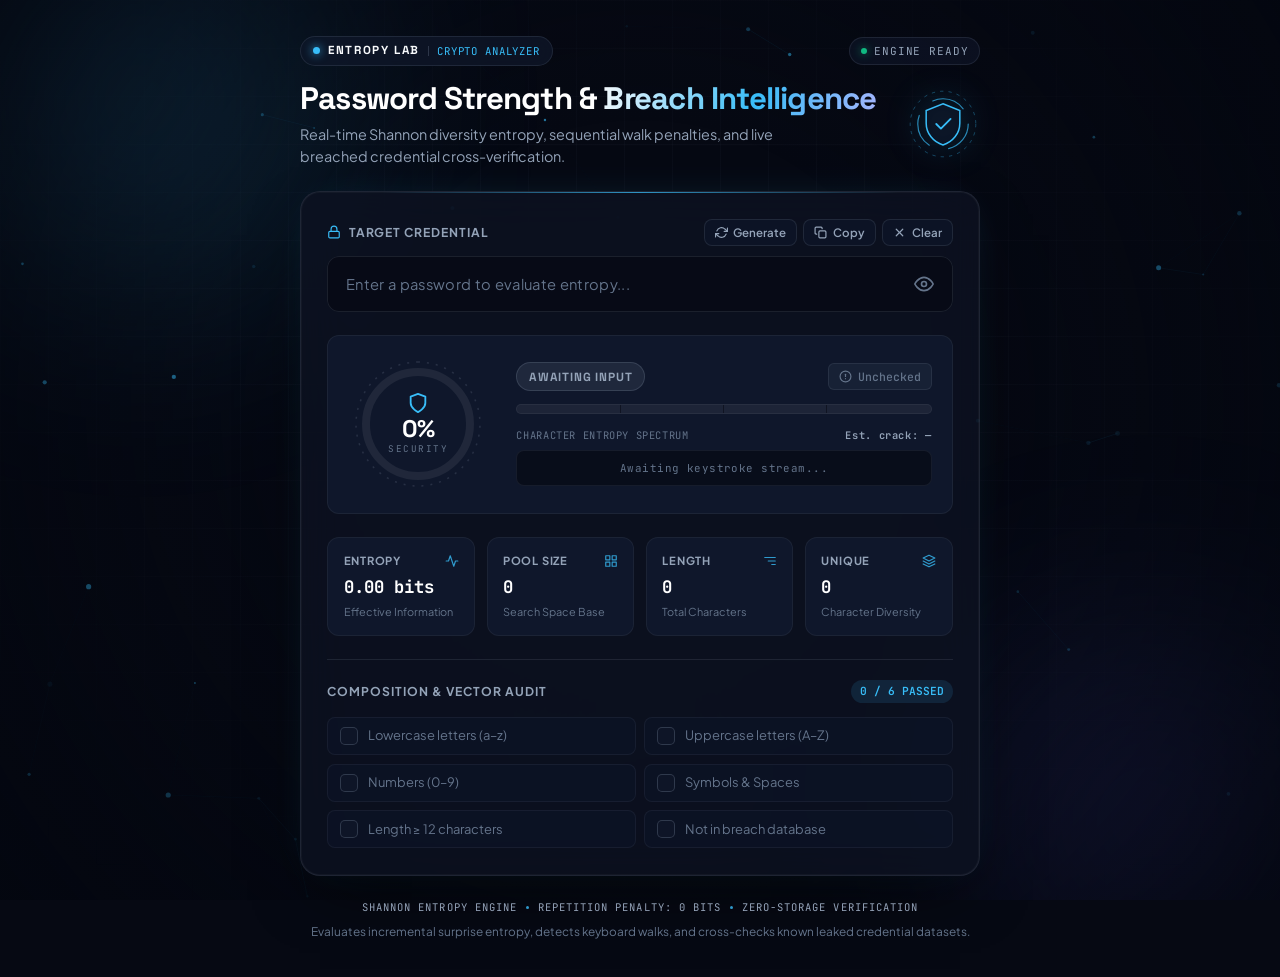
<file: index.html>
<!DOCTYPE html>
<html lang="en">
<head>
  <meta charset="UTF-8" />
  <meta name="viewport" content="width=device-width, initial-scale=1.0" />
  <title>Entropy Lab — Password Security &amp; Breach Analyzer</title>
  <link rel="stylesheet" href="style.css" />
  <link rel="preconnect" href="https://fonts.googleapis.com" />
  <link rel="preconnect" href="https://fonts.gstatic.com" crossorigin />
  <link href="https://fonts.googleapis.com/css2?family=JetBrains+Mono:wght@400;500;600;700&family=Space+Grotesk:wght@500;600;700&family=Plus+Jakarta+Sans:wght@400;500;600;700&display=swap" rel="stylesheet" />
</head>
<body class="is-loading" data-state="neutral">
  <!-- Preloader / Intro Sequence -->
  <div id="preloader" class="preloader" aria-label="Initializing security analyzer">
    <div class="preloader-grid"></div>
    <div class="preloader-core">
      <div class="preloader-emblem">
        <svg class="preloader-svg" viewBox="0 0 180 180" fill="none" xmlns="http://www.w3.org/2000/svg" aria-hidden="true">
          <defs>
            <linearGradient id="preGrad" x1="0%" y1="0%" x2="100%" y2="100%">
              <stop offset="0%" stop-color="#38bdf8" />
              <stop offset="50%" stop-color="#6366f1" />
              <stop offset="100%" stop-color="#10b981" />
            </linearGradient>
          </defs>
          <!-- Outer dashed orbital ring -->
          <circle class="pre-ring-outer" cx="90" cy="90" r="80" stroke="url(#preGrad)" stroke-width="1.25" stroke-dasharray="6 8" opacity="0.55" />
          <!-- Mid rotating arc -->
          <circle class="pre-ring-mid" cx="90" cy="90" r="64" stroke="#38bdf8" stroke-width="1.75" stroke-dasharray="85 45 25 45" stroke-linecap="round" opacity="0.85" />
          <!-- Inner counter-rotating ring -->
          <circle class="pre-ring-inner" cx="90" cy="90" r="48" stroke="#818cf8" stroke-width="1" stroke-dasharray="12 10" opacity="0.7" />
          <!-- Hexagonal Shield -->
          <polygon class="pre-hex" points="90,46 128,68 128,112 90,134 52,112 52,68" stroke="url(#preGrad)" stroke-width="2" fill="rgba(15, 23, 42, 0.72)" />
          <!-- Inner Lock Glyph -->
          <rect x="78" y="86" width="24" height="19" rx="4" stroke="#e2e8f0" stroke-width="2" fill="rgba(56, 189, 248, 0.12)" />
          <path d="M83 86V79C83 75.134 86.134 72 90 72C93.866 72 97 75.134 97 79V86" stroke="#e2e8f0" stroke-width="2" stroke-linecap="round" />
          <circle cx="90" cy="95" r="2.2" fill="#38bdf8" />
        </svg>
        <div class="preloader-scanline"></div>
      </div>

      <div class="preloader-meta">
        <div class="preloader-brand">ENTROPY LAB <span class="preloader-ver">v2.4</span></div>
        <div id="preloader-status" class="preloader-status">INITIALIZING CRYPTO ENGINE</div>
        <div class="preloader-bar-wrap">
          <div id="preloader-bar" class="preloader-bar"></div>
        </div>
        <div class="preloader-telemetry">
          <span id="preloader-hex" class="preloader-hex">0x4A9F :: 0xC21E</span>
          <span id="preloader-percent" class="preloader-percent">00%</span>
        </div>
      </div>
    </div>
  </div>

  <!-- Dynamic Atmospheric Background -->
  <div class="bg-stage" aria-hidden="true">
    <canvas id="bg-canvas"></canvas>
    <div class="bg-grid"></div>
    <div class="bg-orb orb-1"></div>
    <div class="bg-orb orb-2"></div>
    <div class="bg-vignette"></div>
  </div>

  <!-- Main Application Shell -->
  <main class="app-shell">
    <header class="app-header reveal-item" style="--delay: 0.05s">
      <div class="header-top">
        <div class="brand-pill">
          <span class="brand-pulse"></span>
          <span class="brand-title">ENTROPY LAB</span>
          <span class="brand-sep"></span>
          <span class="brand-tag">CRYPTO ANALYZER</span>
        </div>
        <div class="live-indicator" id="engine-status">
          <span class="live-dot"></span>
          <span class="live-text">ENGINE READY</span>
        </div>
      </div>

      <div class="hero-row">
        <div class="hero-copy">
          <h1>Password Strength &amp; <span class="gradient-text">Breach Intelligence</span></h1>
          <p class="subtitle">Real-time Shannon diversity entropy, sequential walk penalties, and live breached credential cross-verification.</p>
        </div>
        <div class="hero-emblem" aria-hidden="true">
          <svg viewBox="0 0 88 88" fill="none" xmlns="http://www.w3.org/2000/svg">
            <circle class="hero-orbit-1" cx="44" cy="44" r="39" stroke="currentColor" stroke-width="1" stroke-dasharray="4 6" opacity="0.4" />
            <circle class="hero-orbit-2" cx="44" cy="44" r="30" stroke="currentColor" stroke-width="1.4" stroke-dasharray="40 24" stroke-linecap="round" opacity="0.7" />
            <path d="M44 20L64 28V43C64 55.2 55.5 65.5 44 69C32.5 65.5 24 55.2 24 43V28L44 20Z" stroke="currentColor" stroke-width="1.8" fill="rgba(15,23,42,0.55)" />
            <path class="hero-core-line" d="M36 44L41.5 49.5L53 38" stroke="currentColor" stroke-width="2.2" stroke-linecap="round" stroke-linejoin="round" />
          </svg>
        </div>
      </div>
    </header>

    <section class="card glass-card reveal-item" id="main-card" style="--delay: 0.14s">
      <div class="card-spotlight" aria-hidden="true"></div>

      <!-- Input Section -->
      <div class="input-group">
        <div class="input-label-row">
          <label for="password-input">
            <svg class="inline-svg" width="14" height="14" viewBox="0 0 24 24" fill="none" stroke="currentColor" stroke-width="2" stroke-linecap="round" stroke-linejoin="round" aria-hidden="true">
              <rect x="3" y="11" width="18" height="11" rx="2" ry="2"></rect>
              <path d="M7 11V7a5 5 0 0 1 10 0v4"></path>
            </svg>
            <span>Target Credential</span>
          </label>
          <div class="input-actions">
            <button type="button" id="generate-btn" class="ghost-action-btn" title="Generate high-entropy password">
              <svg width="13" height="13" viewBox="0 0 24 24" fill="none" stroke="currentColor" stroke-width="2.2" stroke-linecap="round" stroke-linejoin="round" aria-hidden="true">
                <polyline points="23 4 23 10 17 10"></polyline>
                <polyline points="1 20 1 14 7 14"></polyline>
                <path d="M3.51 9a9 9 0 0 1 14.85-3.36L23 10M1 14l4.64 4.36A9 9 0 0 0 20.49 15"></path>
              </svg>
              <span>Generate</span>
            </button>
            <button type="button" id="copy-btn" class="ghost-action-btn" title="Copy password">
              <svg width="13" height="13" viewBox="0 0 24 24" fill="none" stroke="currentColor" stroke-width="2.2" stroke-linecap="round" stroke-linejoin="round" aria-hidden="true">
                <rect x="9" y="9" width="13" height="13" rx="2" ry="2"></rect>
                <path d="M5 15H4a2 2 0 0 1-2-2V4a2 2 0 0 1 2-2h9a2 2 0 0 1 2 2v1"></path>
              </svg>
              <span id="copy-label">Copy</span>
            </button>
            <button type="button" id="clear-btn" class="ghost-action-btn" title="Clear input">
              <svg width="13" height="13" viewBox="0 0 24 24" fill="none" stroke="currentColor" stroke-width="2.2" stroke-linecap="round" stroke-linejoin="round" aria-hidden="true">
                <line x1="18" y1="6" x2="6" y2="18"></line>
                <line x1="6" y1="6" x2="18" y2="18"></line>
              </svg>
              <span>Clear</span>
            </button>
          </div>
        </div>

        <div class="input-wrapper" id="input-wrapper">
          <div class="input-scan-beam" id="input-scan-beam" aria-hidden="true"></div>
          <input
            type="password"
            id="password-input"
            placeholder="Enter a password to evaluate entropy..."
            autocomplete="off"
            spellcheck="false"
          />
          <button type="button" id="toggle-visibility" class="icon-btn" aria-label="Toggle password visibility" title="Show/Hide">
            <svg id="eye-icon" width="20" height="20" viewBox="0 0 24 24" fill="none" stroke="currentColor" stroke-width="2" stroke-linecap="round" stroke-linejoin="round">
              <path d="M1 12s4-8 11-8 11 8 11 8-4 8-11 8-11-8-11-8z"></path>
              <circle cx="12" cy="12" r="3"></circle>
            </svg>
          </button>
        </div>
      </div>

      <!-- Visual Security Telemetry Dashboard (Radial Gauge + Linear Meter + Waveform) -->
      <div class="telemetry-panel">
        <!-- Radial Entropy Gauge -->
        <div class="radial-gauge-box">
          <svg class="radial-svg" viewBox="0 0 140 140" aria-hidden="true">
            <defs>
              <filter id="ringGlow" x="-30%" y="-30%" width="160%" height="160%">
                <feGaussianBlur stdDeviation="3.5" result="blur" />
                <feMerge>
                  <feMergeNode in="blur" />
                  <feMergeNode in="SourceGraphic" />
                </feMerge>
              </filter>
            </defs>
            <!-- Outer decorative ticks -->
            <circle class="gauge-ticks" cx="70" cy="70" r="62" stroke="rgba(148,163,184,0.18)" stroke-width="1.5" stroke-dasharray="2 7" fill="none" />
            <!-- Track -->
            <circle class="gauge-track" cx="70" cy="70" r="52" stroke="rgba(255,255,255,0.07)" stroke-width="8" fill="none" />
            <!-- Active Progress Arc -->
            <circle
              id="gauge-progress"
              class="gauge-progress"
              cx="70"
              cy="70"
              r="52"
              stroke="var(--state-color)"
              stroke-width="8"
              stroke-linecap="round"
              fill="none"
              stroke-dasharray="326.73"
              stroke-dashoffset="326.73"
              filter="url(#ringGlow)"
            />
          </svg>
          <div class="radial-center">
            <svg id="shield-state-icon" class="shield-state-icon" width="22" height="22" viewBox="0 0 24 24" fill="none" stroke="currentColor" stroke-width="2" stroke-linecap="round" stroke-linejoin="round" aria-hidden="true">
              <path d="M12 22s8-4 8-10V5l-8-3-8 3v7c0 6 8 10 8 10z"></path>
            </svg>
            <span id="score-text" class="score-display">0%</span>
            <span class="score-caption">SECURITY</span>
          </div>
        </div>

        <!-- Right-side Meter + Status + Crack Estimate -->
        <div class="meter-container">
          <div class="status-row">
            <span id="level-badge" class="badge neutral">Awaiting Input</span>
            <span id="breach-status" class="breach-badge clean">
              <svg class="breach-svg" width="13" height="13" viewBox="0 0 24 24" fill="none" stroke="currentColor" stroke-width="2.2" stroke-linecap="round" stroke-linejoin="round" aria-hidden="true">
                <circle cx="12" cy="12" r="10"></circle>
                <line x1="12" y1="8" x2="12" y2="12"></line>
                <line x1="12" y1="16" x2="12.01" y2="16"></line>
              </svg>
              <span id="breach-text">Unchecked</span>
            </span>
          </div>

          <div class="meter-track">
            <div id="meter-fill" class="meter-fill">
              <div class="meter-shimmer"></div>
            </div>
            <div class="meter-segments" aria-hidden="true">
              <span></span><span></span><span></span><span></span>
            </div>
          </div>

          <!-- Per-character Entropy Spectrum Visualizer -->
          <div class="spectrum-box">
            <div class="spectrum-header">
              <span class="spectrum-title">CHARACTER ENTROPY SPECTRUM</span>
              <span id="crack-time" class="crack-time">Est. crack: —</span>
            </div>
            <div id="entropy-visualizer" class="entropy-visualizer" aria-label="Per-character entropy distribution">
              <div class="visualizer-empty">Awaiting keystroke stream...</div>
            </div>
          </div>
        </div>
      </div>

      <!-- Metrics Grid -->
      <div class="metrics-grid reveal-item" style="--delay: 0.22s">
        <div class="metric-card">
          <div class="metric-head">
            <span class="metric-label">Entropy</span>
            <svg width="14" height="14" viewBox="0 0 24 24" fill="none" stroke="currentColor" stroke-width="2" stroke-linecap="round" stroke-linejoin="round" aria-hidden="true">
              <polyline points="22 12 18 12 15 21 9 3 6 12 2 12"></polyline>
            </svg>
          </div>
          <span id="metric-entropy" class="metric-value">0.00 bits</span>
          <span class="metric-sub">Effective Information</span>
        </div>

        <div class="metric-card">
          <div class="metric-head">
            <span class="metric-label">Pool Size</span>
            <svg width="14" height="14" viewBox="0 0 24 24" fill="none" stroke="currentColor" stroke-width="2" stroke-linecap="round" stroke-linejoin="round" aria-hidden="true">
              <rect x="3" y="3" width="7" height="7"></rect>
              <rect x="14" y="3" width="7" height="7"></rect>
              <rect x="14" y="14" width="7" height="7"></rect>
              <rect x="3" y="14" width="7" height="7"></rect>
            </svg>
          </div>
          <span id="metric-pool" class="metric-value">0</span>
          <span class="metric-sub">Search Space Base</span>
        </div>

        <div class="metric-card">
          <div class="metric-head">
            <span class="metric-label">Length</span>
            <svg width="14" height="14" viewBox="0 0 24 24" fill="none" stroke="currentColor" stroke-width="2" stroke-linecap="round" stroke-linejoin="round" aria-hidden="true">
              <path d="M21 6H3"></path>
              <path d="M21 12H9"></path>
              <path d="M21 18H15"></path>
            </svg>
          </div>
          <span id="metric-length" class="metric-value">0</span>
          <span class="metric-sub">Total Characters</span>
        </div>

        <div class="metric-card">
          <div class="metric-head">
            <span class="metric-label">Unique</span>
            <svg width="14" height="14" viewBox="0 0 24 24" fill="none" stroke="currentColor" stroke-width="2" stroke-linecap="round" stroke-linejoin="round" aria-hidden="true">
              <polygon points="12 2 2 7 12 12 22 7 12 2"></polygon>
              <polyline points="2 17 12 22 22 17"></polyline>
              <polyline points="2 12 12 17 22 12"></polyline>
            </svg>
          </div>
          <span id="metric-unique" class="metric-value">0</span>
          <span class="metric-sub">Character Diversity</span>
        </div>
      </div>

      <!-- Composition Analysis -->
      <div class="criteria-card reveal-item" style="--delay: 0.30s">
        <div class="criteria-header">
          <h2 class="criteria-title">Composition &amp; Vector Audit</h2>
          <span id="criteria-counter" class="criteria-counter">0 / 6 PASSED</span>
        </div>
        <div class="criteria-list">
          <div id="crit-lower" class="crit-item">
            <span class="crit-icon-box" aria-hidden="true">
              <svg class="crit-check" viewBox="0 0 16 16" fill="none"><path d="M3.5 8.5L6.5 11.5L12.5 4.5" stroke="currentColor" stroke-width="2" stroke-linecap="round" stroke-linejoin="round"/></svg>
            </span>
            <span>Lowercase letters (a–z)</span>
          </div>
          <div id="crit-upper" class="crit-item">
            <span class="crit-icon-box" aria-hidden="true">
              <svg class="crit-check" viewBox="0 0 16 16" fill="none"><path d="M3.5 8.5L6.5 11.5L12.5 4.5" stroke="currentColor" stroke-width="2" stroke-linecap="round" stroke-linejoin="round"/></svg>
            </span>
            <span>Uppercase letters (A–Z)</span>
          </div>
          <div id="crit-digit" class="crit-item">
            <span class="crit-icon-box" aria-hidden="true">
              <svg class="crit-check" viewBox="0 0 16 16" fill="none"><path d="M3.5 8.5L6.5 11.5L12.5 4.5" stroke="currentColor" stroke-width="2" stroke-linecap="round" stroke-linejoin="round"/></svg>
            </span>
            <span>Numbers (0–9)</span>
          </div>
          <div id="crit-symbol" class="crit-item">
            <span class="crit-icon-box" aria-hidden="true">
              <svg class="crit-check" viewBox="0 0 16 16" fill="none"><path d="M3.5 8.5L6.5 11.5L12.5 4.5" stroke="currentColor" stroke-width="2" stroke-linecap="round" stroke-linejoin="round"/></svg>
            </span>
            <span>Symbols &amp; Spaces</span>
          </div>
          <div id="crit-length" class="crit-item">
            <span class="crit-icon-box" aria-hidden="true">
              <svg class="crit-check" viewBox="0 0 16 16" fill="none"><path d="M3.5 8.5L6.5 11.5L12.5 4.5" stroke="currentColor" stroke-width="2" stroke-linecap="round" stroke-linejoin="round"/></svg>
            </span>
            <span>Length &ge; 12 characters</span>
          </div>
          <div id="crit-leak" class="crit-item">
            <span class="crit-icon-box" aria-hidden="true">
              <svg class="crit-check" viewBox="0 0 16 16" fill="none"><path d="M3.5 8.5L6.5 11.5L12.5 4.5" stroke="currentColor" stroke-width="2" stroke-linecap="round" stroke-linejoin="round"/></svg>
              <svg class="crit-cross" viewBox="0 0 16 16" fill="none"><path d="M4.5 4.5L11.5 11.5M11.5 4.5L4.5 11.5" stroke="currentColor" stroke-width="2" stroke-linecap="round"/></svg>
            </span>
            <span class="crit-label-text">Not in breach database</span>
          </div>
        </div>
      </div>
    </section>

    <footer class="app-footer reveal-item" style="--delay: 0.36s">
      <div class="footer-line">
        <span>SHANNON ENTROPY ENGINE</span>
        <span class="footer-dot"></span>
        <span>REPETITION PENALTY: 0 BITS</span>
        <span class="footer-dot"></span>
        <span>ZERO-STORAGE VERIFICATION</span>
      </div>
      <p>Evaluates incremental surprise entropy, detects keyboard walks, and cross-checks known leaked credential datasets.</p>
    </footer>
  </main>

  <script src="app.js"></script>
</body>
</html>
</file>
<file: style.css>
:root {
  --bg-main: #060913;
  --bg-surface: rgba(13, 19, 34, 0.78);
  --bg-sub: rgba(19, 28, 49, 0.72);
  --bg-input: rgba(7, 11, 22, 0.88);
  --border-color: rgba(148, 163, 184, 0.14);
  --border-bright: rgba(148, 163, 184, 0.28);

  --text-main: #f8fafc;
  --text-muted: #94a3b8;
  --text-dim: #64748b;

  --accent-cyan: #38bdf8;
  --accent-indigo: #6366f1;

  --color-danger: #ef4444;
  --color-warning: #f97316;
  --color-medium: #eab308;
  --color-strong: #22c55e;
  --color-super: #10b981;
  --color-neutral: #38bdf8;

  /* Reactive state theme tokens */
  --state-color: #38bdf8;
  --state-glow: rgba(56, 189, 248, 0.35);
  --state-soft: rgba(56, 189, 248, 0.12);

  --radius-sm: 8px;
  --radius-md: 12px;
  --radius-lg: 20px;
}

body[data-state="neutral"] {
  --state-color: #38bdf8;
  --state-glow: rgba(56, 189, 248, 0.32);
  --state-soft: rgba(56, 189, 248, 0.12);
}

body[data-state="compromised"] {
  --state-color: #ef4444;
  --state-glow: rgba(239, 68, 68, 0.45);
  --state-soft: rgba(239, 68, 68, 0.16);
}

body[data-state="very-weak"] {
  --state-color: #ef4444;
  --state-glow: rgba(239, 68, 68, 0.38);
  --state-soft: rgba(239, 68, 68, 0.14);
}

body[data-state="weak"] {
  --state-color: #f97316;
  --state-glow: rgba(249, 115, 22, 0.38);
  --state-soft: rgba(249, 115, 22, 0.14);
}

body[data-state="medium"] {
  --state-color: #eab308;
  --state-glow: rgba(234, 179, 8, 0.36);
  --state-soft: rgba(234, 179, 8, 0.14);
}

body[data-state="strong"] {
  --state-color: #22c55e;
  --state-glow: rgba(34, 197, 94, 0.38);
  --state-soft: rgba(34, 197, 94, 0.14);
}

body[data-state="very-strong"] {
  --state-color: #10b981;
  --state-glow: rgba(16, 185, 129, 0.45);
  --state-soft: rgba(16, 185, 129, 0.16);
}

* {
  box-sizing: border-box;
  margin: 0;
  padding: 0;
}

html,
body {
  min-height: 100%;
  background-color: var(--bg-main);
  color: var(--text-main);
  font-family: 'Plus Jakarta Sans', -apple-system, BlinkMacSystemFont, 'Segoe UI', Roboto, sans-serif;
  line-height: 1.5;
  -webkit-font-smoothing: antialiased;
  overflow-x: hidden;
}

body {
  display: flex;
  align-items: center;
  justify-content: center;
  padding: 2.25rem 1.15rem;
  position: relative;
}

body.is-loading {
  overflow: hidden;
}

/* =========================================================
   PRELOADER / INTRO SEQUENCE
   ========================================================= */
.preloader {
  position: fixed;
  inset: 0;
  z-index: 9999;
  background: radial-gradient(circle at 50% 45%, #0f172a 0%, #050811 70%, #03050b 100%);
  display: flex;
  align-items: center;
  justify-content: center;
  transition: opacity 0.65s cubic-bezier(0.22, 1, 0.36, 1),
              transform 0.65s cubic-bezier(0.22, 1, 0.36, 1),
              filter 0.65s ease,
              visibility 0.65s ease;
}

.preloader.fade-out {
  opacity: 0;
  transform: scale(1.05);
  filter: blur(10px);
  visibility: hidden;
  pointer-events: none;
}

.preloader-grid {
  position: absolute;
  inset: 0;
  background-image:
    linear-gradient(rgba(56, 189, 248, 0.05) 1px, transparent 1px),
    linear-gradient(90deg, rgba(56, 189, 248, 0.05) 1px, transparent 1px);
  background-size: 40px 40px;
  mask-image: radial-gradient(circle at center, rgba(0, 0, 0, 0.9) 0%, transparent 72%);
  -webkit-mask-image: radial-gradient(circle at center, rgba(0, 0, 0, 0.9) 0%, transparent 72%);
}

.preloader-core {
  position: relative;
  display: flex;
  flex-direction: column;
  align-items: center;
  gap: 1.6rem;
  padding: 1.5rem;
  width: min(340px, 90vw);
}

.preloader-emblem {
  position: relative;
  width: 156px;
  height: 156px;
  display: flex;
  align-items: center;
  justify-content: center;
  filter: drop-shadow(0 0 28px rgba(56, 189, 248, 0.25));
}

.preloader-svg {
  width: 100%;
  height: 100%;
}

.pre-ring-outer {
  transform-origin: 90px 90px;
  animation: spinCW 14s linear infinite;
}

.pre-ring-mid {
  transform-origin: 90px 90px;
  animation: spinCCW 4.2s cubic-bezier(0.45, 0.05, 0.55, 0.95) infinite;
}

.pre-ring-inner {
  transform-origin: 90px 90px;
  animation: spinCW 7s linear infinite;
}

.pre-hex {
  animation: hexPulse 1.8s ease-in-out infinite;
}

.preloader-scanline {
  position: absolute;
  left: 18%;
  right: 18%;
  height: 2px;
  background: linear-gradient(90deg, transparent, #38bdf8, #a5f3fc, #38bdf8, transparent);
  box-shadow: 0 0 14px #38bdf8;
  border-radius: 999px;
  animation: scanSweep 1.35s ease-in-out infinite;
}

.preloader-meta {
  width: 100%;
  display: flex;
  flex-direction: column;
  align-items: center;
  gap: 0.55rem;
}

.preloader-brand {
  font-family: 'Space Grotesk', sans-serif;
  font-size: 0.95rem;
  font-weight: 700;
  letter-spacing: 0.24em;
  color: #f8fafc;
}

.preloader-ver {
  font-family: 'JetBrains Mono', monospace;
  font-size: 0.68rem;
  font-weight: 500;
  letter-spacing: 0.06em;
  color: var(--accent-cyan);
  padding: 0.12rem 0.4rem;
  border: 1px solid rgba(56, 189, 248, 0.32);
  border-radius: 4px;
  vertical-align: middle;
  margin-left: 0.3rem;
}

.preloader-status {
  font-family: 'JetBrains Mono', monospace;
  font-size: 0.72rem;
  letter-spacing: 0.14em;
  color: var(--text-muted);
  min-height: 1.1em;
}

.preloader-bar-wrap {
  width: 100%;
  height: 4px;
  background: rgba(148, 163, 184, 0.14);
  border-radius: 999px;
  overflow: hidden;
  position: relative;
}

.preloader-bar {
  height: 100%;
  width: 0%;
  border-radius: 999px;
  background: linear-gradient(90deg, #38bdf8, #818cf8, #10b981);
  box-shadow: 0 0 14px rgba(56, 189, 248, 0.75);
  transition: width 0.08s linear;
}

.preloader-telemetry {
  width: 100%;
  display: flex;
  justify-content: space-between;
  font-family: 'JetBrains Mono', monospace;
  font-size: 0.7rem;
  color: var(--text-dim);
}

.preloader-percent {
  color: #e2e8f0;
  font-weight: 600;
}

/* =========================================================
   DYNAMIC ATMOSPHERIC BACKGROUND
   ========================================================= */
.bg-stage {
  position: fixed;
  inset: 0;
  z-index: 0;
  overflow: hidden;
  pointer-events: none;
}

#bg-canvas {
  position: absolute;
  inset: 0;
  width: 100%;
  height: 100%;
  opacity: 0.85;
}

.bg-grid {
  position: absolute;
  inset: 0;
  background-image:
    linear-gradient(rgba(148, 163, 184, 0.035) 1px, transparent 1px),
    linear-gradient(90deg, rgba(148, 163, 184, 0.035) 1px, transparent 1px);
  background-size: 48px 48px;
  mask-image: radial-gradient(ellipse 80% 70% at 50% 40%, #000 30%, transparent 100%);
  -webkit-mask-image: radial-gradient(ellipse 80% 70% at 50% 40%, #000 30%, transparent 100%);
}

.bg-orb {
  position: absolute;
  border-radius: 50%;
  filter: blur(110px);
  opacity: 0.34;
  transition: background 0.8s ease, opacity 0.8s ease;
  will-change: transform;
}

.orb-1 {
  width: 520px;
  height: 520px;
  top: -160px;
  left: -120px;
  background: radial-gradient(circle, var(--state-color) 0%, transparent 70%);
  animation: orbFloatA 16s ease-in-out infinite alternate;
}

.orb-2 {
  width: 480px;
  height: 480px;
  bottom: -160px;
  right: -110px;
  background: radial-gradient(circle, #6366f1 0%, transparent 72%);
  animation: orbFloatB 20s ease-in-out infinite alternate;
}

.bg-vignette {
  position: absolute;
  inset: 0;
  background: radial-gradient(circle at 50% 45%, transparent 35%, rgba(3, 6, 15, 0.78) 100%);
}

/* =========================================================
   REVEAL ENTRANCE ANIMATIONS
   ========================================================= */
.reveal-item {
  opacity: 0;
  transform: translateY(22px) scale(0.985);
  transition: opacity 0.7s cubic-bezier(0.16, 1, 0.3, 1),
              transform 0.7s cubic-bezier(0.16, 1, 0.3, 1);
  transition-delay: var(--delay, 0s);
}

body.is-ready .reveal-item {
  opacity: 1;
  transform: translateY(0) scale(1);
}

/* =========================================================
   APP SHELL & HEADER
   ========================================================= */
.app-shell {
  position: relative;
  z-index: 2;
  width: 100%;
  max-width: 680px;
  display: flex;
  flex-direction: column;
  gap: 1.5rem;
}

.app-header {
  display: flex;
  flex-direction: column;
  gap: 0.9rem;
}

.header-top {
  display: flex;
  align-items: center;
  justify-content: space-between;
  gap: 0.75rem;
  flex-wrap: wrap;
}

.brand-pill {
  display: inline-flex;
  align-items: center;
  gap: 0.5rem;
  padding: 0.32rem 0.75rem;
  background: rgba(15, 23, 42, 0.75);
  border: 1px solid var(--border-color);
  border-radius: 999px;
  backdrop-filter: blur(10px);
}

.brand-pulse {
  width: 7px;
  height: 7px;
  border-radius: 50%;
  background: var(--state-color);
  box-shadow: 0 0 10px var(--state-color);
  transition: background 0.4s ease, box-shadow 0.4s ease;
  animation: pulseDot 2.2s ease-in-out infinite;
}

.brand-title {
  font-family: 'Space Grotesk', sans-serif;
  font-size: 0.73rem;
  font-weight: 700;
  letter-spacing: 0.14em;
  color: #f8fafc;
}

.brand-sep {
  width: 1px;
  height: 10px;
  background: rgba(148, 163, 184, 0.25);
}

.brand-tag {
  font-family: 'JetBrains Mono', monospace;
  font-size: 0.67rem;
  letter-spacing: 0.08em;
  color: var(--state-color);
  transition: color 0.4s ease;
}

.live-indicator {
  display: inline-flex;
  align-items: center;
  gap: 0.45rem;
  font-family: 'JetBrains Mono', monospace;
  font-size: 0.69rem;
  letter-spacing: 0.08em;
  color: var(--text-muted);
  padding: 0.3rem 0.65rem;
  border-radius: 999px;
  background: rgba(15, 23, 42, 0.6);
  border: 1px solid var(--border-color);
}

.live-dot {
  width: 6px;
  height: 6px;
  border-radius: 50%;
  background: #10b981;
  box-shadow: 0 0 8px rgba(16, 185, 129, 0.7);
}

.live-indicator.scanning .live-dot {
  background: #38bdf8;
  box-shadow: 0 0 10px #38bdf8;
  animation: pulseFast 0.7s ease-in-out infinite;
}

.hero-row {
  display: flex;
  align-items: center;
  justify-content: space-between;
  gap: 1.25rem;
}

.hero-copy h1 {
  font-family: 'Space Grotesk', sans-serif;
  font-size: clamp(1.5rem, 3.6vw, 1.95rem);
  font-weight: 700;
  letter-spacing: -0.025em;
  line-height: 1.18;
  color: #ffffff;
  margin-bottom: 0.45rem;
}

.gradient-text {
  background: linear-gradient(110deg, #f8fafc 0%, var(--state-color) 55%, #a5b4fc 100%);
  -webkit-background-clip: text;
  background-clip: text;
  color: transparent;
  transition: filter 0.4s ease;
}

.subtitle {
  font-size: 0.9rem;
  color: var(--text-muted);
  max-width: 490px;
}

.hero-emblem {
  flex-shrink: 0;
  width: 74px;
  height: 74px;
  color: var(--state-color);
  transition: color 0.5s ease, filter 0.5s ease;
  filter: drop-shadow(0 0 18px var(--state-glow));
}

.hero-emblem svg {
  width: 100%;
  height: 100%;
}

.hero-orbit-1 {
  transform-origin: 44px 44px;
  animation: spinCW 22s linear infinite;
}

.hero-orbit-2 {
  transform-origin: 44px 44px;
  animation: spinCCW 11s linear infinite;
}

@media (max-width: 520px) {
  .hero-emblem {
    display: none;
  }
}

/* =========================================================
   GLASSMORPHIC MAIN CARD
   ========================================================= */
.glass-card {
  position: relative;
  background: var(--bg-surface);
  border: 1px solid var(--border-color);
  border-radius: var(--radius-lg);
  padding: 1.65rem;
  backdrop-filter: blur(22px);
  -webkit-backdrop-filter: blur(22px);
  box-shadow:
    0 24px 60px -20px rgba(0, 0, 0, 0.75),
    0 0 0 1px rgba(255, 255, 255, 0.03) inset,
    0 0 40px -22px var(--state-glow);
  display: flex;
  flex-direction: column;
  gap: 1.45rem;
  overflow: hidden;
  transition: border-color 0.45s ease, box-shadow 0.55s ease;
}

.glass-card::before {
  content: '';
  position: absolute;
  top: 0;
  left: 12%;
  right: 12%;
  height: 1px;
  background: linear-gradient(90deg, transparent, var(--state-color), transparent);
  opacity: 0.75;
  transition: background 0.45s ease;
}

.card-spotlight {
  position: absolute;
  inset: 0;
  pointer-events: none;
  background: radial-gradient(
    420px circle at var(--mouse-x, 50%) var(--mouse-y, 20%),
    rgba(255, 255, 255, 0.045),
    transparent 65%
  );
  opacity: 0;
  transition: opacity 0.35s ease;
}

.glass-card:hover .card-spotlight {
  opacity: 1;
}

.glass-card.shake-alert {
  animation: breachShake 0.46s cubic-bezier(0.36, 0.07, 0.19, 0.97);
}

/* =========================================================
   INPUT SECTION
   ========================================================= */
.input-group {
  display: flex;
  flex-direction: column;
  gap: 0.6rem;
  position: relative;
  z-index: 1;
}

.input-label-row {
  display: flex;
  align-items: center;
  justify-content: space-between;
  gap: 0.75rem;
  flex-wrap: wrap;
}

.input-group label {
  display: inline-flex;
  align-items: center;
  gap: 0.45rem;
  font-size: 0.76rem;
  font-weight: 700;
  color: var(--text-muted);
  text-transform: uppercase;
  letter-spacing: 0.08em;
}

.inline-svg {
  color: var(--state-color);
  transition: color 0.4s ease;
}

.input-actions {
  display: flex;
  align-items: center;
  gap: 0.4rem;
}

.ghost-action-btn {
  display: inline-flex;
  align-items: center;
  gap: 0.35rem;
  padding: 0.32rem 0.62rem;
  border-radius: var(--radius-sm);
  border: 1px solid var(--border-color);
  background: rgba(15, 23, 42, 0.65);
  color: var(--text-muted);
  font-family: 'Plus Jakarta Sans', sans-serif;
  font-size: 0.72rem;
  font-weight: 600;
  cursor: pointer;
  transition: color 0.2s ease, border-color 0.2s ease, background 0.2s ease, transform 0.15s ease;
}

.ghost-action-btn:hover {
  color: #ffffff;
  border-color: rgba(148, 163, 184, 0.38);
  background: rgba(30, 41, 59, 0.85);
  transform: translateY(-1px);
}

.ghost-action-btn:active {
  transform: translateY(0) scale(0.97);
}

.ghost-action-btn.copied {
  color: var(--color-super);
  border-color: rgba(16, 185, 129, 0.45);
  background: rgba(16, 185, 129, 0.12);
}

.input-wrapper {
  position: relative;
  display: flex;
  align-items: center;
  border-radius: var(--radius-md);
  overflow: hidden;
}

.input-scan-beam {
  position: absolute;
  bottom: 0;
  left: -40%;
  width: 40%;
  height: 2px;
  background: linear-gradient(90deg, transparent, var(--state-color), transparent);
  opacity: 0;
  pointer-events: none;
  z-index: 3;
}

.input-wrapper.is-scanning .input-scan-beam {
  opacity: 1;
  animation: inputLaser 0.9s linear infinite;
}

.input-wrapper input {
  width: 100%;
  background: var(--bg-input);
  border: 1px solid var(--border-color);
  border-radius: var(--radius-md);
  padding: 1rem 3.25rem 1rem 1.1rem;
  font-size: 1.05rem;
  font-family: 'JetBrains Mono', monospace;
  letter-spacing: 0.02em;
  color: var(--text-main);
  outline: none;
  transition: border-color 0.25s ease, box-shadow 0.25s ease, background 0.25s ease;
}

.input-wrapper input::placeholder {
  color: var(--text-dim);
  font-family: 'Plus Jakarta Sans', sans-serif;
  font-size: 0.92rem;
}

.input-wrapper input:focus {
  border-color: var(--state-color);
  box-shadow: 0 0 0 3px var(--state-soft), 0 0 24px -8px var(--state-glow);
  background: rgba(6, 10, 20, 0.96);
}

.icon-btn {
  position: absolute;
  right: 0.7rem;
  background: transparent;
  border: none;
  color: var(--text-dim);
  cursor: pointer;
  display: flex;
  align-items: center;
  justify-content: center;
  padding: 0.45rem;
  border-radius: var(--radius-sm);
  transition: color 0.18s ease, background 0.18s ease, transform 0.15s ease;
}

.icon-btn:hover {
  color: #ffffff;
  background: rgba(148, 163, 184, 0.12);
}

.icon-btn:active {
  transform: scale(0.92);
}

/* =========================================================
   TELEMETRY DASHBOARD (RADIAL GAUGE + METER + SPECTRUM)
   ========================================================= */
.telemetry-panel {
  position: relative;
  z-index: 1;
  display: grid;
  grid-template-columns: 148px 1fr;
  gap: 1.25rem;
  align-items: center;
  background: var(--bg-sub);
  border: 1px solid rgba(255, 255, 255, 0.055);
  border-radius: var(--radius-md);
  padding: 1.15rem 1.25rem;
}

@media (max-width: 560px) {
  .telemetry-panel {
    grid-template-columns: 1fr;
    justify-items: center;
  }

  .meter-container {
    width: 100%;
  }
}

.radial-gauge-box {
  position: relative;
  width: 140px;
  height: 140px;
  display: flex;
  align-items: center;
  justify-content: center;
}

.radial-svg {
  width: 140px;
  height: 140px;
  transform: rotate(-90deg);
}

.gauge-ticks {
  transform-origin: 70px 70px;
  animation: spinCW 32s linear infinite;
}

.gauge-progress {
  transition: stroke-dashoffset 0.55s cubic-bezier(0.22, 1, 0.36, 1),
              stroke 0.4s ease;
}

.radial-center {
  position: absolute;
  inset: 0;
  display: flex;
  flex-direction: column;
  align-items: center;
  justify-content: center;
  gap: 0.08rem;
}

.shield-state-icon {
  color: var(--state-color);
  transition: color 0.35s ease, transform 0.35s cubic-bezier(0.34, 1.56, 0.64, 1);
  margin-bottom: 0.1rem;
}

.shield-state-icon.pop {
  transform: scale(1.18);
}

.score-display {
  font-family: 'Space Grotesk', 'JetBrains Mono', monospace;
  font-size: 1.5rem;
  font-weight: 700;
  line-height: 1.05;
  color: #ffffff;
  letter-spacing: -0.02em;
}

.score-caption {
  font-family: 'JetBrains Mono', monospace;
  font-size: 0.58rem;
  letter-spacing: 0.16em;
  color: var(--text-dim);
}

.meter-container {
  display: flex;
  flex-direction: column;
  gap: 0.85rem;
  min-width: 0;
}

.status-row {
  display: flex;
  justify-content: space-between;
  align-items: center;
  gap: 0.5rem;
  flex-wrap: wrap;
}

.badge {
  font-family: 'Space Grotesk', sans-serif;
  font-size: 0.74rem;
  font-weight: 700;
  padding: 0.28rem 0.72rem;
  border-radius: 999px;
  text-transform: uppercase;
  letter-spacing: 0.07em;
  border: 1px solid transparent;
  transition: background 0.3s ease, color 0.3s ease, border-color 0.3s ease, box-shadow 0.3s ease;
}

.badge.neutral {
  background: rgba(148, 163, 184, 0.12);
  color: var(--text-muted);
  border-color: rgba(148, 163, 184, 0.2);
}

.badge.compromised {
  background: rgba(239, 68, 68, 0.18);
  color: #fca5a5;
  border-color: rgba(239, 68, 68, 0.5);
  box-shadow: 0 0 18px -4px rgba(239, 68, 68, 0.55);
  animation: dangerPulse 1.6s ease-in-out infinite;
}

.badge.very-weak {
  background: rgba(239, 68, 68, 0.15);
  color: #f87171;
  border-color: rgba(239, 68, 68, 0.3);
}

.badge.weak {
  background: rgba(249, 115, 22, 0.15);
  color: #fb923c;
  border-color: rgba(249, 115, 22, 0.32);
}

.badge.medium {
  background: rgba(234, 179, 8, 0.14);
  color: #facc15;
  border-color: rgba(234, 179, 8, 0.32);
}

.badge.strong {
  background: rgba(34, 197, 94, 0.14);
  color: #4ade80;
  border-color: rgba(34, 197, 94, 0.32);
}

.badge.very-strong {
  background: rgba(16, 185, 129, 0.16);
  color: #34d399;
  border-color: rgba(16, 185, 129, 0.42);
  box-shadow: 0 0 18px -5px rgba(16, 185, 129, 0.5);
}

.breach-badge {
  font-family: 'JetBrains Mono', monospace;
  font-size: 0.72rem;
  font-weight: 500;
  padding: 0.26rem 0.62rem;
  border-radius: 6px;
  display: inline-flex;
  align-items: center;
  gap: 0.38rem;
  border: 1px solid transparent;
  transition: all 0.25s ease;
}

.breach-badge.clean {
  color: var(--text-dim);
  background: rgba(148, 163, 184, 0.07);
  border-color: rgba(148, 163, 184, 0.12);
}

.breach-badge.safe {
  color: #4ade80;
  background: rgba(34, 197, 94, 0.1);
  border-color: rgba(34, 197, 94, 0.25);
}

.breach-badge.compromised {
  color: #fca5a5;
  background: rgba(239, 68, 68, 0.16);
  border-color: rgba(239, 68, 68, 0.42);
  font-weight: 600;
}

.meter-track {
  position: relative;
  width: 100%;
  height: 10px;
  background: rgba(255, 255, 255, 0.06);
  border-radius: 999px;
  overflow: hidden;
  border: 1px solid rgba(255, 255, 255, 0.05);
}

.meter-fill {
  position: relative;
  height: 100%;
  width: 0%;
  background: var(--state-color);
  border-radius: 999px;
  box-shadow: 0 0 16px var(--state-glow);
  transition: width 0.45s cubic-bezier(0.22, 1, 0.36, 1),
              background-color 0.4s ease,
              box-shadow 0.4s ease;
  overflow: hidden;
}

.meter-shimmer {
  position: absolute;
  inset: 0;
  background: linear-gradient(
    110deg,
    transparent 20%,
    rgba(255, 255, 255, 0.38) 50%,
    transparent 80%
  );
  transform: translateX(-100%);
  animation: shimmerSweep 2.4s ease-in-out infinite;
}

.meter-segments {
  position: absolute;
  inset: 0;
  display: grid;
  grid-template-columns: repeat(4, 1fr);
  pointer-events: none;
}

.meter-segments span {
  border-right: 1px solid rgba(6, 9, 19, 0.55);
}

.meter-segments span:last-child {
  border-right: none;
}

/* =========================================================
   ENTROPY SPECTRUM VISUALIZER
   ========================================================= */
.spectrum-box {
  display: flex;
  flex-direction: column;
  gap: 0.42rem;
}

.spectrum-header {
  display: flex;
  justify-content: space-between;
  align-items: center;
  gap: 0.5rem;
  font-family: 'JetBrains Mono', monospace;
  font-size: 0.65rem;
  letter-spacing: 0.06em;
}

.spectrum-title {
  color: var(--text-dim);
}

.crack-time {
  color: var(--text-muted);
  font-weight: 600;
}

.entropy-visualizer {
  height: 36px;
  background: rgba(6, 9, 19, 0.65);
  border: 1px solid rgba(148, 163, 184, 0.1);
  border-radius: var(--radius-sm);
  padding: 5px 7px;
  display: flex;
  align-items: flex-end;
  gap: 3px;
  overflow: hidden;
}

.visualizer-empty {
  width: 100%;
  height: 100%;
  display: flex;
  align-items: center;
  justify-content: center;
  font-family: 'JetBrains Mono', monospace;
  font-size: 0.68rem;
  color: var(--text-dim);
  letter-spacing: 0.04em;
}

.spectrum-bar {
  flex: 1;
  min-width: 3px;
  max-width: 14px;
  border-radius: 3px 3px 1px 1px;
  transform-origin: bottom;
  animation: barRise 0.32s cubic-bezier(0.34, 1.56, 0.64, 1) forwards;
  transition: height 0.25s ease, background-color 0.25s ease;
}

.spectrum-bar.tier-zero {
  background: rgba(239, 68, 68, 0.5);
  box-shadow: 0 0 6px rgba(239, 68, 68, 0.35);
}

.spectrum-bar.tier-low {
  background: linear-gradient(to top, #f97316, #fbbf24);
}

.spectrum-bar.tier-mid {
  background: linear-gradient(to top, #38bdf8, #818cf8);
}

.spectrum-bar.tier-high {
  background: linear-gradient(to top, #10b981, #38bdf8);
  box-shadow: 0 0 8px rgba(16, 185, 129, 0.45);
}

/* =========================================================
   METRICS GRID
   ========================================================= */
.metrics-grid {
  position: relative;
  z-index: 1;
  display: grid;
  grid-template-columns: repeat(2, 1fr);
  gap: 0.75rem;
}

@media (min-width: 540px) {
  .metrics-grid {
    grid-template-columns: repeat(4, 1fr);
  }
}

.metric-card {
  background: var(--bg-sub);
  border: 1px solid rgba(255, 255, 255, 0.05);
  padding: 0.9rem 0.95rem;
  border-radius: var(--radius-md);
  display: flex;
  flex-direction: column;
  gap: 0.24rem;
  transition: transform 0.22s cubic-bezier(0.22, 1, 0.36, 1),
              border-color 0.25s ease,
              box-shadow 0.25s ease;
}

.metric-card:hover {
  transform: translateY(-3px);
  border-color: rgba(148, 163, 184, 0.25);
  box-shadow: 0 10px 24px -12px rgba(0, 0, 0, 0.65);
}

.metric-head {
  display: flex;
  align-items: center;
  justify-content: space-between;
  color: var(--text-dim);
}

.metric-head svg {
  color: var(--state-color);
  opacity: 0.8;
  transition: color 0.4s ease;
}

.metric-label {
  font-size: 0.7rem;
  color: var(--text-muted);
  text-transform: uppercase;
  letter-spacing: 0.07em;
  font-weight: 700;
}

.metric-value {
  font-family: 'JetBrains Mono', monospace;
  font-size: 1.08rem;
  font-weight: 700;
  color: #ffffff;
  margin-top: 0.1rem;
}

.metric-sub {
  font-size: 0.68rem;
  color: var(--text-dim);
}

/* =========================================================
   COMPOSITION CRITERIA AUDIT
   ========================================================= */
.criteria-card {
  position: relative;
  z-index: 1;
  display: flex;
  flex-direction: column;
  gap: 0.85rem;
  border-top: 1px solid var(--border-color);
  padding-top: 1.25rem;
}

.criteria-header {
  display: flex;
  align-items: center;
  justify-content: space-between;
  gap: 0.5rem;
}

.criteria-title {
  font-size: 0.76rem;
  font-weight: 700;
  color: var(--text-muted);
  text-transform: uppercase;
  letter-spacing: 0.08em;
}

.criteria-counter {
  font-family: 'JetBrains Mono', monospace;
  font-size: 0.7rem;
  font-weight: 600;
  color: var(--state-color);
  background: var(--state-soft);
  padding: 0.2rem 0.55rem;
  border-radius: 999px;
  transition: color 0.35s ease, background 0.35s ease;
}

.criteria-list {
  display: grid;
  grid-template-columns: 1fr;
  gap: 0.55rem;
}

@media (min-width: 500px) {
  .criteria-list {
    grid-template-columns: 1fr 1fr;
  }
}

.crit-item {
  display: flex;
  align-items: center;
  gap: 0.65rem;
  padding: 0.52rem 0.7rem;
  border-radius: var(--radius-sm);
  background: rgba(15, 23, 42, 0.45);
  border: 1px solid rgba(148, 163, 184, 0.08);
  font-size: 0.81rem;
  color: var(--text-dim);
  transition: color 0.25s ease, border-color 0.25s ease, background 0.25s ease, transform 0.2s ease;
}

.crit-icon-box {
  width: 18px;
  height: 18px;
  flex-shrink: 0;
  border-radius: 5px;
  border: 1.5px solid rgba(148, 163, 184, 0.25);
  background: rgba(15, 23, 42, 0.8);
  display: flex;
  align-items: center;
  justify-content: center;
  position: relative;
  transition: border-color 0.25s ease, background 0.25s ease, box-shadow 0.25s ease;
}

.crit-check,
.crit-cross {
  width: 12px;
  height: 12px;
  position: absolute;
}

.crit-check path {
  stroke-dasharray: 22;
  stroke-dashoffset: 22;
  transition: stroke-dashoffset 0.32s cubic-bezier(0.22, 1, 0.36, 1);
}

.crit-cross {
  opacity: 0;
  transform: scale(0.6);
  transition: opacity 0.22s ease, transform 0.22s ease;
}

.crit-item.valid {
  color: #f1f5f9;
  background: rgba(16, 185, 129, 0.07);
  border-color: rgba(16, 185, 129, 0.24);
}

.crit-item.valid .crit-icon-box {
  background: rgba(16, 185, 129, 0.2);
  border-color: #10b981;
  color: #34d399;
  box-shadow: 0 0 10px rgba(16, 185, 129, 0.32);
}

.crit-item.valid .crit-check path {
  stroke-dashoffset: 0;
}

.crit-item.failed {
  color: #fca5a5;
  background: rgba(239, 68, 68, 0.1);
  border-color: rgba(239, 68, 68, 0.38);
}

.crit-item.failed .crit-icon-box {
  background: rgba(239, 68, 68, 0.22);
  border-color: #ef4444;
  color: #fca5a5;
  box-shadow: 0 0 12px rgba(239, 68, 68, 0.4);
}

.crit-item.failed .crit-cross {
  opacity: 1;
  transform: scale(1);
}

/* =========================================================
   FOOTER
   ========================================================= */
.app-footer {
  text-align: center;
  display: flex;
  flex-direction: column;
  gap: 0.45rem;
  font-size: 0.74rem;
  color: var(--text-dim);
}

.footer-line {
  display: flex;
  align-items: center;
  justify-content: center;
  flex-wrap: wrap;
  gap: 0.55rem;
  font-family: 'JetBrains Mono', monospace;
  font-size: 0.66rem;
  letter-spacing: 0.1em;
  color: var(--text-muted);
}

.footer-dot {
  width: 3px;
  height: 3px;
  border-radius: 50%;
  background: var(--state-color);
  opacity: 0.8;
}

/* =========================================================
   KEYFRAMES
   ========================================================= */
@keyframes spinCW {
  from { transform: rotate(0deg); }
  to { transform: rotate(360deg); }
}

@keyframes spinCCW {
  from { transform: rotate(360deg); }
  to { transform: rotate(0deg); }
}

@keyframes hexPulse {
  0%, 100% { opacity: 0.85; transform: scale(1); }
  50% { opacity: 1; transform: scale(1.03); }
}

@keyframes scanSweep {
  0%, 100% { top: 28%; opacity: 0.35; }
  50% { top: 72%; opacity: 1; }
}

@keyframes orbFloatA {
  0% { transform: translate(0, 0) scale(1); }
  100% { transform: translate(65px, 45px) scale(1.12); }
}

@keyframes orbFloatB {
  0% { transform: translate(0, 0) scale(1); }
  100% { transform: translate(-60px, -50px) scale(1.1); }
}

@keyframes pulseDot {
  0%, 100% { opacity: 1; transform: scale(1); }
  50% { opacity: 0.45; transform: scale(0.85); }
}

@keyframes pulseFast {
  0%, 100% { opacity: 1; transform: scale(1.15); }
  50% { opacity: 0.35; transform: scale(0.8); }
}

@keyframes shimmerSweep {
  0% { transform: translateX(-120%); }
  60%, 100% { transform: translateX(220%); }
}

@keyframes inputLaser {
  0% { left: -40%; }
  100% { left: 100%; }
}

@keyframes barRise {
  from { transform: scaleY(0.15); opacity: 0.25; }
  to { transform: scaleY(1); opacity: 1; }
}

@keyframes breachShake {
  0%, 100% { transform: translateX(0); }
  18% { transform: translateX(-7px); }
  36% { transform: translateX(6px); }
  54% { transform: translateX(-4px); }
  72% { transform: translateX(3px); }
}

@keyframes dangerPulse {
  0%, 100% { box-shadow: 0 0 12px -3px rgba(239, 68, 68, 0.45); }
  50% { box-shadow: 0 0 22px 0px rgba(239, 68, 68, 0.72); }
}

@media (prefers-reduced-motion: reduce) {
  *, *::before, *::after {
    animation-duration: 0.01ms !important;
    animation-iteration-count: 1 !important;
    transition-duration: 0.01ms !important;
  }
}
</file>
